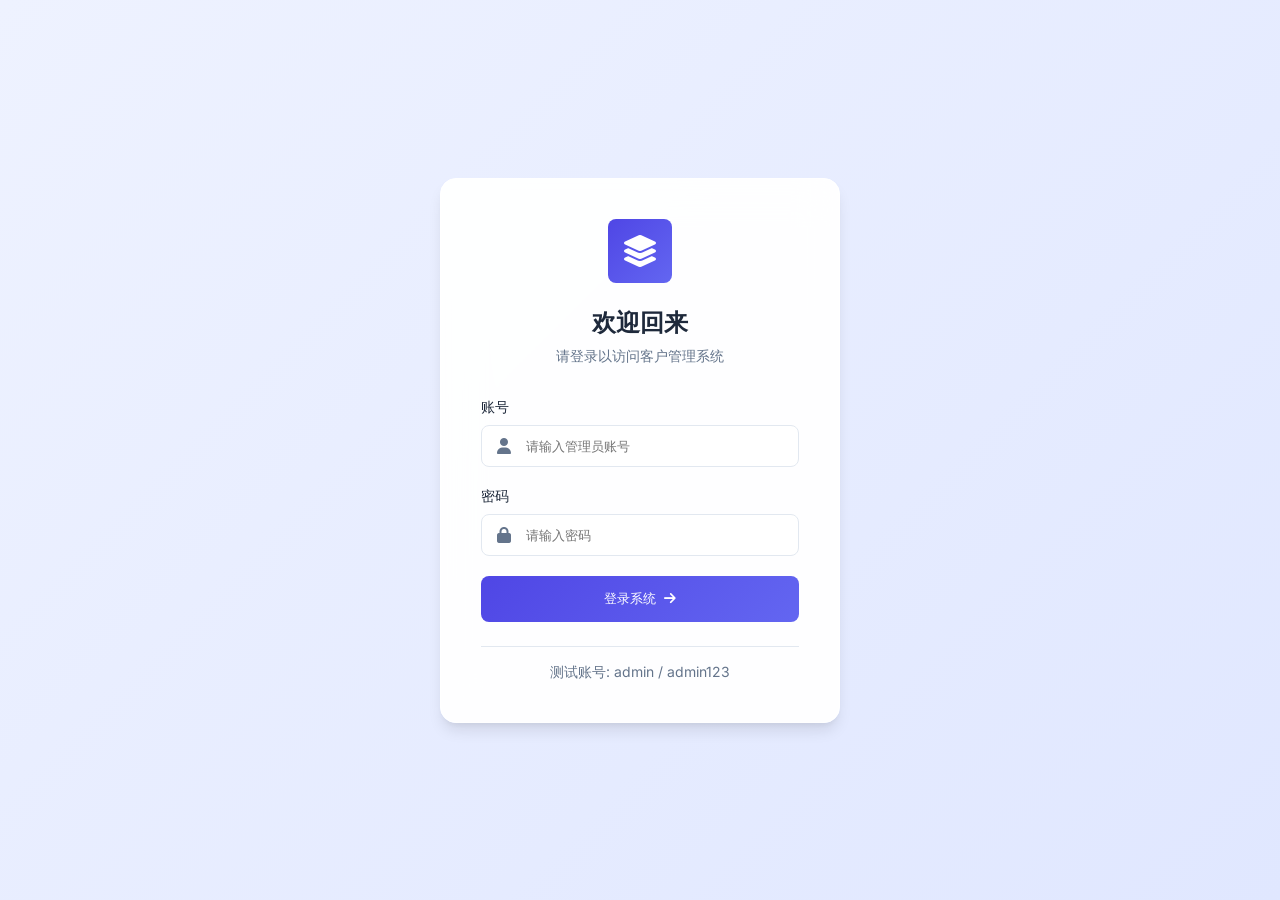
<file: frontend/src/index.html>
<!DOCTYPE html>
<html lang="zh-CN">

<head>
  <meta charset="UTF-8">
  <meta name="viewport" content="width=device-width, initial-scale=1.0">
  <title>昆山飘得华电子材料有限公司 - 客户管理系统</title>
  <!-- Fonts -->
  <link href="https://fonts.googleapis.com/css2?family=Inter:wght@300;400;500;600&display=swap" rel="stylesheet">
  <!-- Icons (BootCDN) -->
  <link href="https://cdn.bootcdn.net/ajax/libs/font-awesome/6.4.0/css/all.min.css" rel="stylesheet">
  <!-- App CSS -->
  <link rel="stylesheet" href="css/style.css">
</head>

<body>
  <div class="app-container">
    <!-- Sidebar -->
    <aside class="sidebar">
      <div class="brand">
        <div class="logo-icon"><i class="fa-solid fa-layer-group"></i></div>
        <div class="brand-text">
          <h2>PDH Electronic</h2>
          <span>CRM System</span>
        </div>
      </div>

      <nav class="nav-menu">
        <a href="#" class="nav-item active" data-tab="dashboard">
          <i class="fa-solid fa-chart-pie"></i>
          <span>数据看板</span>
        </a>
        <a href="#" class="nav-item" data-tab="customers">
          <i class="fa-solid fa-users"></i>
          <span>客户管理</span>
        </a>
        <a href="#" class="nav-item" data-tab="surveys">
          <i class="fa-solid fa-clipboard-list"></i>
          <span>满意度调查</span>
        </a>
        <a href="#" class="nav-item" onclick="showToast('功能开发中...', 'info')">
          <i class="fa-solid fa-box-open"></i>
          <span>产品列表</span>
        </a>
        <a href="#" class="nav-item" onclick="showToast('功能开发中...', 'info')">
          <i class="fa-solid fa-gear"></i>
          <span>系统设置</span>
        </a>
      </nav>

      <div class="user-profile">
        <div class="user-info-group">
          <div class="avatar"><i class="fa-solid fa-user-astronaut"></i></div>
          <div class="user-info">
            <h4>Admin User</h4>
            <span>管理员</span>
          </div>
        </div>
        <button class="logout-btn" id="logoutBtn" title="退出登录">
          <i class="fa-solid fa-right-from-bracket"></i>
        </button>
      </div>
    </aside>

    <!-- Main Content -->
    <main class="main-content">
      <!-- Top Bar -->
      <header class="top-bar">
        <button class="icon-btn mobile-menu-btn" id="mobileMenuBtn">
          <i class="fa-solid fa-bars"></i>
        </button>
        <div class="page-title">
          <h1 id="pageTitle">数据总览</h1>
          <span class="date-display" id="currentDate">2026-01-23</span>
        </div>
        <div class="actions">
          <button class="icon-btn" onclick="showToast('没有新通知', 'info')">
            <i class="fa-solid fa-bell"></i>
          </button>
          <button class="icon-btn" onclick="showToast('搜索功能即将上线', 'info')">
            <i class="fa-solid fa-magnifying-glass"></i>
          </button>
        </div>
      </header>

      <!-- Views -->
      <div id="dashboard-view" class="view-section active">
        <div class="stats-grid">
          <div class="stat-card">
            <div class="icon-box purple"><i class="fa-solid fa-users"></i></div>
            <div class="stat-info">
              <h3>总客户数</h3>
              <p class="counter" data-target="128">0</p>
              <span class="trend up"><i class="fa-solid fa-arrow-trend-up"></i> +12.5%</span>
            </div>
          </div>
          <div class="stat-card">
            <div class="icon-box blue"><i class="fa-solid fa-cart-shopping"></i></div>
            <div class="stat-info">
              <h3>本月订单</h3>
              <p class="counter" data-target="452">0</p>
              <span class="trend up"><i class="fa-solid fa-arrow-trend-up"></i> +8.2%</span>
            </div>
          </div>
          <div class="stat-card">
            <div class="icon-box green"><i class="fa-solid fa-wallet"></i></div>
            <div class="stat-info">
              <h3>总营收 (万)</h3>
              <p class="counter" data-target="325">0</p>
              <span class="trend down"><i class="fa-solid fa-arrow-trend-down"></i> -2.1%</span>
            </div>
          </div>
          <div class="stat-card">
            <div class="icon-box orange"><i class="fa-solid fa-box"></i></div>
            <div class="stat-info">
              <h3>在售产品</h3>
              <p class="counter" data-target="64">0</p>
              <span class="trend up"><i class="fa-solid fa-arrow-trend-up"></i> +4</span>
            </div>
          </div>
        </div>

        <div class="charts-container">
          <div class="chart-card wide">
            <h3><i class="fa-solid fa-chart-line"></i> 年度销售趋势</h3>
            <canvas id="salesChart"></canvas>
          </div>
          <div class="chart-card">
            <h3><i class="fa-solid fa-chart-pie"></i> 客户分布</h3>
            <canvas id="customerChart"></canvas>
          </div>
        </div>
      </div>

      <div id="customers-view" class="view-section">
        <div class="table-controls">
          <div class="search-bar">
            <i class="fa-solid fa-magnifying-glass"></i>
            <input type="text" id="customerSearch" placeholder="搜索客户名称/联系人...">
          </div>
          <button class="btn-primary" onclick="openModal('add')">
            <i class="fa-solid fa-plus"></i> 新增客户
          </button>
        </div>

        <div class="table-container">
          <table class="data-table">
            <thead>
              <tr>
                <th>ID</th>
                <th>企业名称</th>
                <th>联系人</th>
                <th>联系电话</th>
                <th>所属区域</th>
                <th>状态</th>
                <th>操作</th>
              </tr>
            </thead>
            <tbody id="customerTableBody">
              <!-- Rendered by JS -->
            </tbody>
          </table>
        </div>

        <div class="pagination">
          <span>显示 1-10 条，共 <span id="totalCount">0</span> 条</span>
          <div class="page-btns">
            <button class="page-btn disabled"><i class="fa-solid fa-chevron-left"></i></button>
            <button class="page-btn active">1</button>
            <button class="page-btn">2</button>
            <button class="page-btn">3</button>
            <button class="page-btn"><i class="fa-solid fa-chevron-right"></i></button>
          </div>
        </div>
      </div>

      <!-- 满意度调查管理视图 -->
      <div id="surveys-view" class="view-section">
        <div class="survey-stats-grid" id="surveyStatsOverview">
          <div class="survey-stat-card">
            <div class="survey-stat-icon indigo"><i class="fa-solid fa-clipboard-list"></i></div>
            <div class="survey-stat-info">
              <h3>问卷总数</h3>
              <p id="surveyTotalCount">0</p>
            </div>
          </div>
          <div class="survey-stat-card">
            <div class="survey-stat-icon green"><i class="fa-solid fa-circle-check"></i></div>
            <div class="survey-stat-info">
              <h3>进行中</h3>
              <p id="surveyActiveCount">0</p>
            </div>
          </div>
          <div class="survey-stat-card">
            <div class="survey-stat-icon amber"><i class="fa-solid fa-reply"></i></div>
            <div class="survey-stat-info">
              <h3>总回答数</h3>
              <p id="surveyResponseCount">0</p>
            </div>
          </div>
          <div class="survey-stat-card">
            <div class="survey-stat-icon rose"><i class="fa-solid fa-star"></i></div>
            <div class="survey-stat-info">
              <h3>平均满意度</h3>
              <p id="surveyAvgRating">0</p>
            </div>
          </div>
        </div>

        <div class="table-controls" style="border-radius: var(--radius-lg) var(--radius-lg) 0 0;">
          <div>
            <h3 style="font-size: 1.1rem; font-weight: 600;">问卷列表</h3>
            <p style="font-size: 0.8rem; color: var(--text-muted); margin-top: 0.25rem;">创建和管理客户满意度调查问卷</p>
          </div>
          <button class="btn-primary" onclick="openSurveyEditor()">
            <i class="fa-solid fa-plus"></i> 创建新问卷
          </button>
        </div>

        <div class="survey-list" id="surveyList" style="padding-top: 1rem;">
          <!-- 问卷列表由JS渲染 -->
        </div>
      </div>
    </main>
  </div>

  <!-- Modal for Add/Edit -->
  <div class="modal-overlay" id="customerModal">
    <div class="modal-container">
      <div class="modal-header">
        <h3 id="modalTitle">新增客户</h3>
        <button class="close-btn" onclick="closeModal()"><i class="fa-solid fa-xmark"></i></button>
      </div>
      <div class="modal-body">
        <form id="customerForm">
          <input type="hidden" id="customerId">
          <div class="form-group">
            <label>企业名称</label>
            <input type="text" id="companyName" required placeholder="请输入完整企业名称">
          </div>
          <div class="form-grid">
            <div class="form-group">
              <label>联系人</label>
              <input type="text" id="contact" required placeholder="姓名">
            </div>
            <div class="form-group">
              <label>联系电话</label>
              <input type="tel" id="phone" required placeholder="手机或座机">
            </div>
          </div>
          <div class="form-group">
            <label>所属区域</label>
            <div class="custom-select-wrapper">
              <input type="hidden" id="region" value="华东区">
              <div class="custom-select" id="regionTrigger">
                <span class="trigger-text">华东区</span>
                <i class="fa-solid fa-chevron-down arrow"></i>
              </div>
              <div class="custom-options">
                <div class="custom-option selected" data-value="华东区">华东区</div>
                <div class="custom-option" data-value="华南区">华南区</div>
                <div class="custom-option" data-value="华北区">华北区</div>
                <div class="custom-option" data-value="海外">海外</div>
              </div>
            </div>
          </div>
          <div class="form-group">
            <label>合作状态</label>
            <div class="radio-group">
              <label class="radio-label">
                <input type="radio" name="status" value="Active" checked>
                <span class="radio-custom status-active"></span> 合作中
              </label>
              <label class="radio-label">
                <input type="radio" name="status" value="Inactive">
                <span class="radio-custom status-inactive"></span> 已暂停
              </label>
            </div>
          </div>
        </form>
      </div>
      <div class="modal-footer">
        <button class="btn-secondary" onclick="closeModal()">取消</button>
        <button class="btn-primary" onclick="saveCustomer()">保存</button>
      </div>
    </div>
  </div>

  <!-- Confirmation Modal -->
  <div class="modal-overlay" id="confirmModal">
    <div class="modal-container small-modal">
      <div class="modal-header">
        <h3><i class="fa-solid fa-circle-exclamation text-warning"></i> 确认操作</h3>
        <button class="close-btn" onclick="closeConfirmModal()"><i class="fa-solid fa-xmark"></i></button>
      </div>
      <div class="modal-body">
        <p id="confirmMessage">确定要执行此操作吗？</p>
      </div>
      <div class="modal-footer">
        <button class="btn-secondary" onclick="closeConfirmModal()">取消</button>
        <button class="btn-primary btn-danger" id="confirmActionBtn">确认删除</button>
      </div>
    </div>
  </div>

  <!-- Survey Editor Modal -->
  <div class="modal-overlay" id="surveyEditorModal">
    <div class="modal-container wide-modal">
      <div class="modal-header">
        <h3 id="surveyEditorTitle"><i class="fa-solid fa-clipboard-list"></i> 创建问卷</h3>
        <button class="close-btn" onclick="closeSurveyEditor()"><i class="fa-solid fa-xmark"></i></button>
      </div>
      <div class="modal-body">
        <form id="surveyForm">
          <input type="hidden" id="editSurveyId">
          <div class="form-group">
            <label>问卷标题</label>
            <input type="text" id="surveyTitle" required placeholder="例如：2026年客户满意度调查">
          </div>
          <div class="form-group">
            <label>问卷说明</label>
            <textarea id="surveyDescription" class="text-input" style="min-height: 80px;" placeholder="向客户说明问卷目的和填写须知..."></textarea>
          </div>

          <div style="margin-bottom: 0.75rem; display: flex; justify-content: space-between; align-items: center;">
            <label style="font-weight: 600; font-size: 0.9rem;">问题列表</label>
          </div>

          <div class="question-editor-list" id="questionEditorList">
          </div>

          <button type="button" class="btn-add-question" onclick="addQuestionToEditor()">
            <i class="fa-solid fa-plus"></i> 添加问题
          </button>
        </form>
      </div>
      <div class="modal-footer">
        <button class="btn-secondary" onclick="closeSurveyEditor()">取消</button>
        <button class="btn-primary" onclick="saveSurveyFromEditor()">保存问卷</button>
      </div>
    </div>
  </div>

  <!-- Survey Stats Modal -->
  <div class="modal-overlay" id="surveyStatsModal">
    <div class="modal-container stats-modal">
      <div class="modal-header">
        <h3><i class="fa-solid fa-chart-bar"></i> 问卷统计分析</h3>
        <button class="close-btn" onclick="closeSurveyStats()"><i class="fa-solid fa-xmark"></i></button>
      </div>
      <div class="modal-body" id="surveyStatsContent">
      </div>
      <div class="modal-footer">
        <button class="btn-primary" onclick="closeSurveyStats()">关闭</button>
      </div>
    </div>
  </div>

  <!-- Share Link Modal -->
  <div class="modal-overlay" id="shareLinkModal">
    <div class="modal-container small-modal">
      <div class="modal-header">
        <h3><i class="fa-solid fa-share-nodes"></i> 分享问卷链接</h3>
        <button class="close-btn" onclick="closeShareModal()"><i class="fa-solid fa-xmark"></i></button>
      </div>
      <div class="modal-body">
        <p style="margin-bottom: 1rem; font-size: 0.875rem; color: var(--text-muted);">复制以下链接发送给客户，客户无需登录即可填写问卷：</p>
        <div class="share-link-box" style="margin-top: 0;">
          <input type="text" class="share-link-input" id="shareLinkInput" readonly>
          <button type="button" class="btn-primary btn-sm" onclick="copyShareLink()">
            <i class="fa-solid fa-copy"></i> 复制
          </button>
        </div>
      </div>
    </div>
  </div>

  <!-- Question Type Selector Modal -->
  <div class="modal-overlay" id="questionTypeModal">
    <div class="modal-container small-modal">
      <div class="modal-header">
        <h3><i class="fa-solid fa-plus-circle"></i> 选择问题类型</h3>
        <button class="close-btn" onclick="closeQuestionTypeModal()"><i class="fa-solid fa-xmark"></i></button>
      </div>
      <div class="modal-body">
        <div class="question-type-selector">
          <div class="question-type-option" onclick="selectQuestionType('rating')">
            <i class="fa-solid fa-star" style="font-size: 1.5rem; margin-bottom: 0.5rem; color: #fbbf24;"></i>
            <div><strong>评分题</strong></div>
            <div style="font-size: 0.75rem; color: var(--text-muted); margin-top: 0.25rem;">5星满意度评分</div>
          </div>
          <div class="question-type-option" onclick="selectQuestionType('single')">
            <i class="fa-solid fa-circle-dot" style="font-size: 1.5rem; margin-bottom: 0.5rem; color: #3b82f6;"></i>
            <div><strong>单选题</strong></div>
            <div style="font-size: 0.75rem; color: var(--text-muted); margin-top: 0.25rem;">单选一个选项</div>
          </div>
          <div class="question-type-option" onclick="selectQuestionType('multiple')">
            <i class="fa-solid fa-square-check" style="font-size: 1.5rem; margin-bottom: 0.5rem; color: #10b981;"></i>
            <div><strong>多选题</strong></div>
            <div style="font-size: 0.75rem; color: var(--text-muted); margin-top: 0.25rem;">可多选多个选项</div>
          </div>
          <div class="question-type-option" onclick="selectQuestionType('text')">
            <i class="fa-solid fa-align-left" style="font-size: 1.5rem; margin-bottom: 0.5rem; color: #8b5cf6;"></i>
            <div><strong>文本题</strong></div>
            <div style="font-size: 0.75rem; color: var(--text-muted); margin-top: 0.25rem;">开放式文字回答</div>
          </div>
        </div>
      </div>
    </div>
  </div>

  <!-- Toast Container -->
  <div id="toast-container"></div>

  <!-- Scripts (BootCDN) -->
  <script src="https://cdn.bootcdn.net/ajax/libs/Chart.js/3.9.1/chart.min.js"></script>
  <script src="js/survey.js"></script>
  <script src="js/app.js"></script>
</body>

</html>
</file>
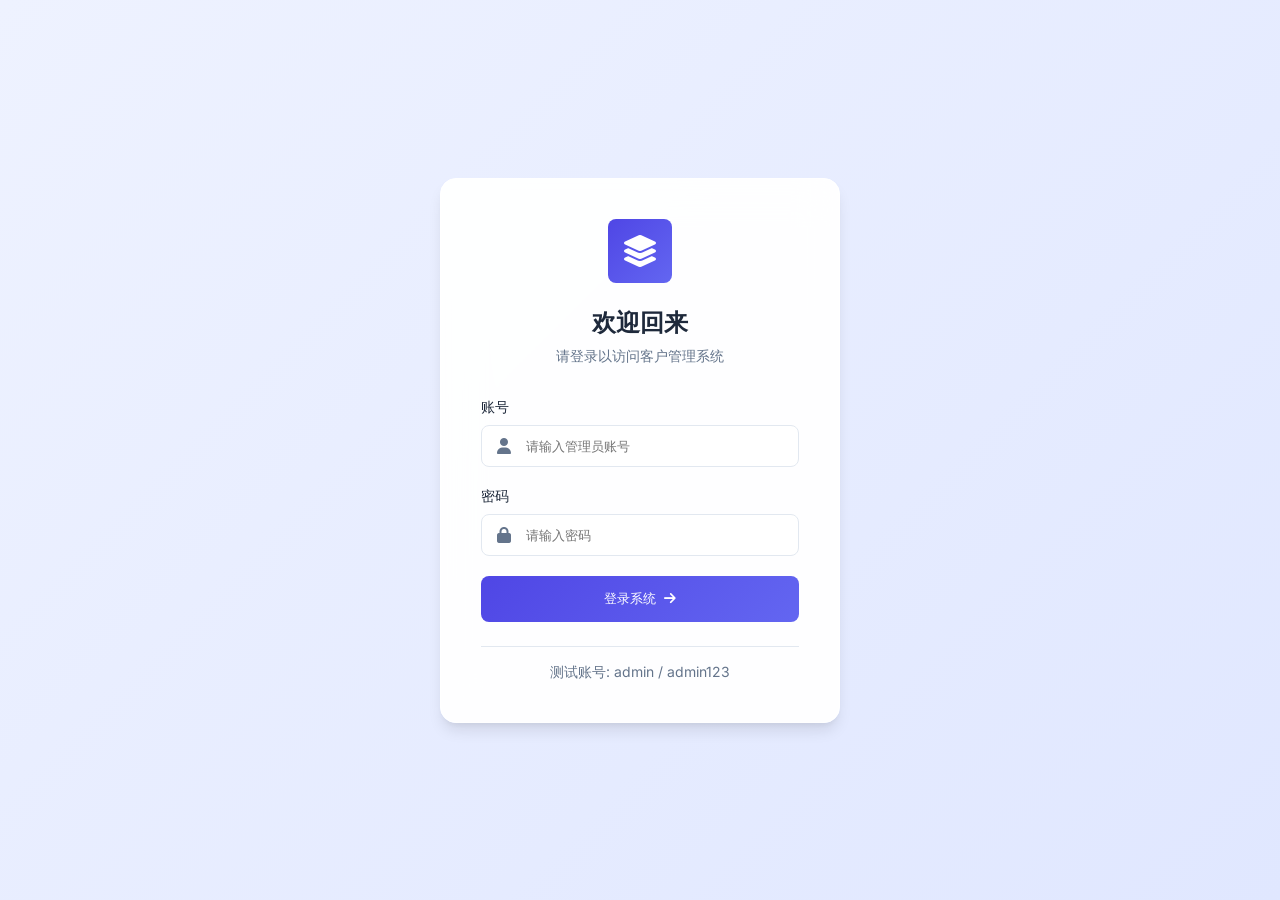
<file: frontend/src/login.html>
<!DOCTYPE html>
<html lang="zh-CN">
<head>
    <meta charset="UTF-8">
    <meta name="viewport" content="width=device-width, initial-scale=1.0">
    <title>登录 - 昆山飘得华电子材料有限公司</title>
    <link href="https://fonts.googleapis.com/css2?family=Inter:wght@300;400;500;600&display=swap" rel="stylesheet">
    <link href="https://cdn.bootcdn.net/ajax/libs/font-awesome/6.4.0/css/all.min.css" rel="stylesheet">
    <link rel="stylesheet" href="css/style.css">
    <style>
        body {
            display: flex;
            align-items: center;
            justify-content: center;
            min-height: 100vh;
        }
    </style>
</head>
<body>
    <div class="login-container">
        <div class="login-card">
            <div class="login-header">
                <div class="logo-icon large">
                    <i class="fa-solid fa-layer-group"></i>
                </div>
                <h2>欢迎回来</h2>
                <p>请登录以访问客户管理系统</p>
            </div>
            
            <form id="loginForm">
                <div class="form-group">
                    <label>账号</label>
                    <div class="input-icon-wrapper">
                        <i class="fa-solid fa-user"></i>
                        <input type="text" id="username" placeholder="请输入管理员账号" required>
                    </div>
                </div>
                
                <div class="form-group">
                    <label>密码</label>
                    <div class="input-icon-wrapper">
                        <i class="fa-solid fa-lock"></i>
                        <input type="password" id="password" placeholder="请输入密码" required>
                    </div>
                </div>

                <button type="submit" class="btn-primary btn-block">
                    登录系统 <i class="fa-solid fa-arrow-right"></i>
                </button>
            </form>

            <div class="login-footer">
                <span>测试账号: admin / admin123</span>
            </div>
        </div>
    </div>

    <!-- Toast Container -->
    <div id="toast-container"></div>

    <script src="js/login.js"></script>
</body>
</html>
</file>
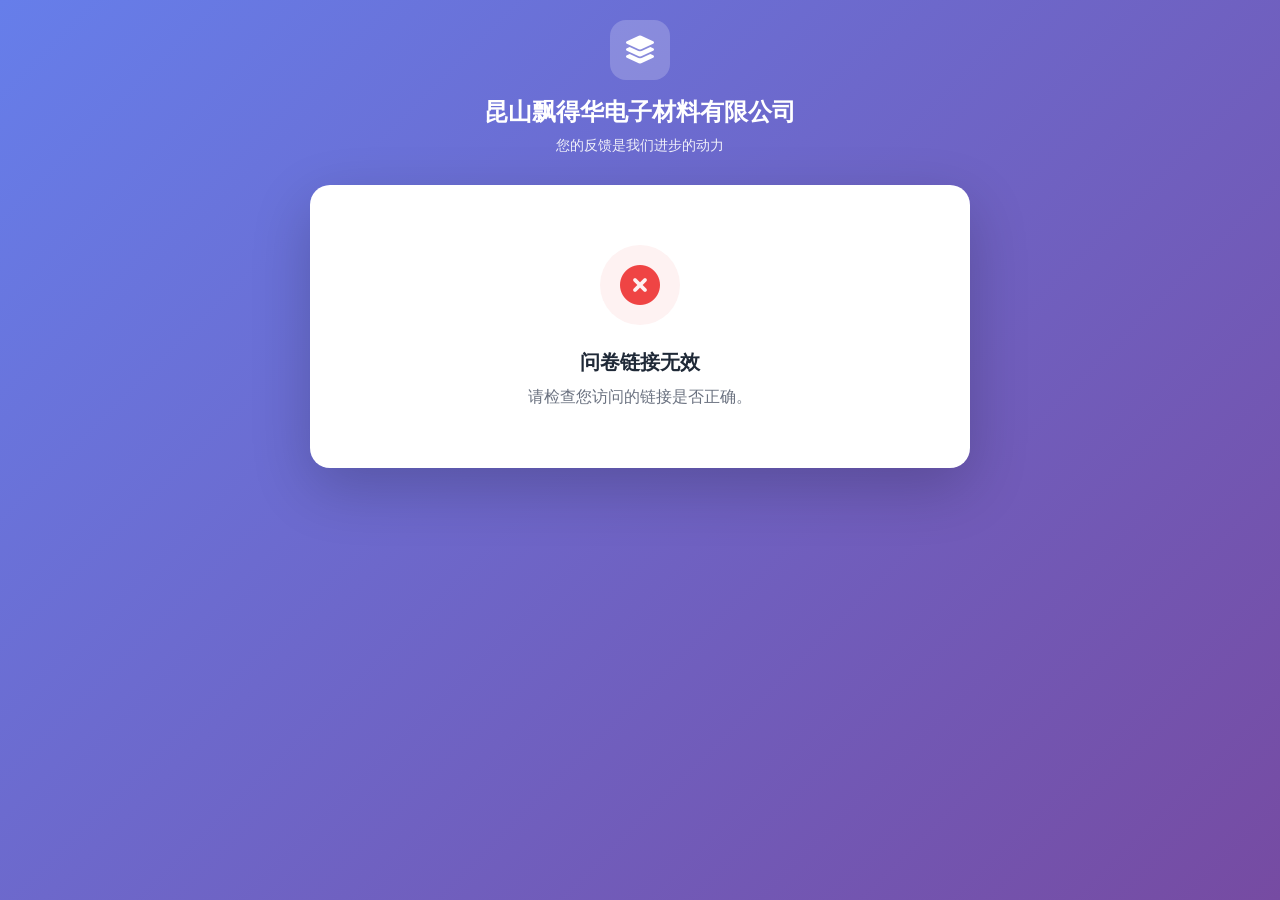
<file: frontend/src/survey-fill.html>
<!DOCTYPE html>
<html lang="zh-CN">
<head>
    <meta charset="UTF-8">
    <meta name="viewport" content="width=device-width, initial-scale=1.0">
    <title>客户满意度调查 - 昆山飘得华电子材料有限公司</title>
    <link href="https://fonts.googleapis.com/css2?family=Inter:wght@300;400;500;600;700&display=swap" rel="stylesheet">
    <link href="https://cdn.bootcdn.net/ajax/libs/font-awesome/6.4.0/css/all.min.css" rel="stylesheet">
    <link rel="stylesheet" href="css/style.css">
    <style>
        /* 问卷填写页面独立样式 - 覆盖主CSS的overflow:hidden */
        html, body {
            overflow-y: auto !important;
            height: auto !important;
        }
        body {
            background: linear-gradient(135deg, #667eea 0%, #764ba2 100%);
            min-height: 100vh;
            padding: 20px 0;
        }

        .survey-container {
            max-width: 700px;
            margin: 0 auto;
            padding: 0 20px;
        }

        .survey-header {
            text-align: center;
            color: white;
            margin-bottom: 30px;
        }

        .survey-header .logo-icon {
            width: 60px;
            height: 60px;
            background: rgba(255,255,255,0.2);
            border-radius: 16px;
            display: inline-flex;
            align-items: center;
            justify-content: center;
            margin-bottom: 16px;
            font-size: 28px;
            color: white;
        }

        .survey-header h1 {
            font-size: 24px;
            font-weight: 700;
            margin-bottom: 8px;
        }

        .survey-header p {
            opacity: 0.9;
            font-size: 14px;
        }

        .survey-card {
            background: white;
            border-radius: 20px;
            box-shadow: 0 20px 60px rgba(0,0,0,0.2);
            overflow: hidden;
        }

        .survey-card-header {
            background: linear-gradient(135deg, #4f46e5 0%, #7c3aed 100%);
            color: white;
            padding: 30px;
        }

        .survey-card-header h2 {
            font-size: 22px;
            font-weight: 600;
            margin-bottom: 10px;
        }

        .survey-card-header p {
            opacity: 0.9;
            line-height: 1.7;
            font-size: 14px;
        }

        .survey-progress {
            background: #f3f4f6;
            height: 4px;
            position: relative;
        }

        .survey-progress-bar {
            background: linear-gradient(90deg, #4f46e5, #7c3aed);
            height: 100%;
            transition: width 0.3s ease;
            width: 0%;
        }

        .survey-body {
            padding: 30px;
        }

        .question-block {
            margin-bottom: 30px;
            padding-bottom: 25px;
            border-bottom: 1px solid #f0f0f0;
        }

        .question-block:last-child {
            border-bottom: none;
            margin-bottom: 0;
            padding-bottom: 0;
        }

        .question-title {
            font-size: 16px;
            font-weight: 600;
            color: #1f2937;
            margin-bottom: 16px;
            line-height: 1.5;
        }

        .question-title .required {
            color: #ef4444;
            margin-left: 4px;
        }

        .question-number {
            display: inline-flex;
            align-items: center;
            justify-content: center;
            width: 24px;
            height: 24px;
            background: #4f46e5;
            color: white;
            border-radius: 50%;
            font-size: 12px;
            font-weight: 600;
            margin-right: 10px;
        }

        .rating-stars {
            display: flex;
            gap: 8px;
        }

        .rating-star {
            font-size: 36px;
            color: #d1d5db;
            cursor: pointer;
            transition: all 0.2s ease;
        }

        .rating-star:hover,
        .rating-star.active {
            color: #fbbf24;
            transform: scale(1.1);
        }

        .rating-labels {
            display: flex;
            justify-content: space-between;
            margin-top: 8px;
            font-size: 12px;
            color: #9ca3af;
            padding: 0 4px;
        }

        .option-list {
            display: flex;
            flex-direction: column;
            gap: 10px;
        }

        .option-item {
            display: flex;
            align-items: center;
            padding: 14px 18px;
            border: 2px solid #e5e7eb;
            border-radius: 12px;
            cursor: pointer;
            transition: all 0.2s ease;
        }

        .option-item:hover {
            border-color: #c7d2fe;
            background: #f5f3ff;
        }

        .option-item.selected {
            border-color: #4f46e5;
            background: #eef2ff;
        }

        .option-item input[type="radio"],
        .option-item input[type="checkbox"] {
            display: none;
        }

        .option-radio {
            width: 20px;
            height: 20px;
            border: 2px solid #d1d5db;
            border-radius: 50%;
            margin-right: 12px;
            display: flex;
            align-items: center;
            justify-content: center;
            transition: all 0.2s ease;
        }

        .option-item.selected .option-radio {
            border-color: #4f46e5;
        }

        .option-item.selected .option-radio::after {
            content: '';
            width: 10px;
            height: 10px;
            background: #4f46e5;
            border-radius: 50%;
        }

        .option-check {
            width: 20px;
            height: 20px;
            border: 2px solid #d1d5db;
            border-radius: 6px;
            margin-right: 12px;
            display: flex;
            align-items: center;
            justify-content: center;
            transition: all 0.2s ease;
        }

        .option-item.selected .option-check {
            border-color: #4f46e5;
            background: #4f46e5;
        }

        .option-item.selected .option-check::after {
            content: '✓';
            color: white;
            font-size: 12px;
            font-weight: bold;
        }

        .option-text {
            font-size: 14px;
            color: #374151;
        }

        .text-input {
            width: 100%;
            min-height: 120px;
            padding: 14px;
            border: 2px solid #e5e7eb;
            border-radius: 12px;
            font-size: 14px;
            font-family: inherit;
            resize: vertical;
            transition: border-color 0.2s ease;
            box-sizing: border-box;
        }

        .text-input:focus {
            outline: none;
            border-color: #4f46e5;
        }

        .survey-footer {
            padding: 20px 30px 30px;
            background: #f9fafb;
            border-top: 1px solid #f0f0f0;
        }

        .btn-submit {
            width: 100%;
            padding: 16px;
            background: linear-gradient(135deg, #4f46e5 0%, #7c3aed 100%);
            color: white;
            border: none;
            border-radius: 12px;
            font-size: 16px;
            font-weight: 600;
            cursor: pointer;
            transition: all 0.2s ease;
        }

        .btn-submit:hover {
            transform: translateY(-2px);
            box-shadow: 0 10px 20px rgba(79, 70, 229, 0.3);
        }

        .thank-you-page {
            text-align: center;
            padding: 60px 30px;
        }

        .thank-you-icon {
            width: 80px;
            height: 80px;
            background: linear-gradient(135deg, #10b981 0%, #059669 100%);
            border-radius: 50%;
            display: inline-flex;
            align-items: center;
            justify-content: center;
            font-size: 40px;
            color: white;
            margin-bottom: 24px;
            animation: scaleIn 0.5s ease;
        }

        @keyframes scaleIn {
            0% { transform: scale(0); }
            50% { transform: scale(1.1); }
            100% { transform: scale(1); }
        }

        .thank-you-page h2 {
            font-size: 24px;
            font-weight: 700;
            color: #1f2937;
            margin-bottom: 12px;
        }

        .thank-you-page p {
            color: #6b7280;
            line-height: 1.7;
        }

        .error-page {
            text-align: center;
            padding: 60px 30px;
        }

        .error-icon {
            width: 80px;
            height: 80px;
            background: #fef2f2;
            border-radius: 50%;
            display: inline-flex;
            align-items: center;
            justify-content: center;
            font-size: 40px;
            color: #ef4444;
            margin-bottom: 24px;
        }

        .error-page h2 {
            font-size: 20px;
            font-weight: 600;
            color: #1f2937;
            margin-bottom: 10px;
        }

        .error-page p {
            color: #6b7280;
        }
    </style>
</head>
<body>
    <div class="survey-container">
        <div class="survey-header">
            <div class="logo-icon">
                <i class="fa-solid fa-layer-group"></i>
            </div>
            <h1>昆山飘得华电子材料有限公司</h1>
            <p>您的反馈是我们进步的动力</p>
        </div>

        <div class="survey-card" id="surveyCard">
            <div id="surveyContent">
                <!-- 问卷内容将通过JS渲染 -->
            </div>
        </div>
    </div>

    <div id="toast-container"></div>

    <script src="js/survey.js"></script>
    <script src="js/survey-fill.js"></script>
</body>
</html>
</file>
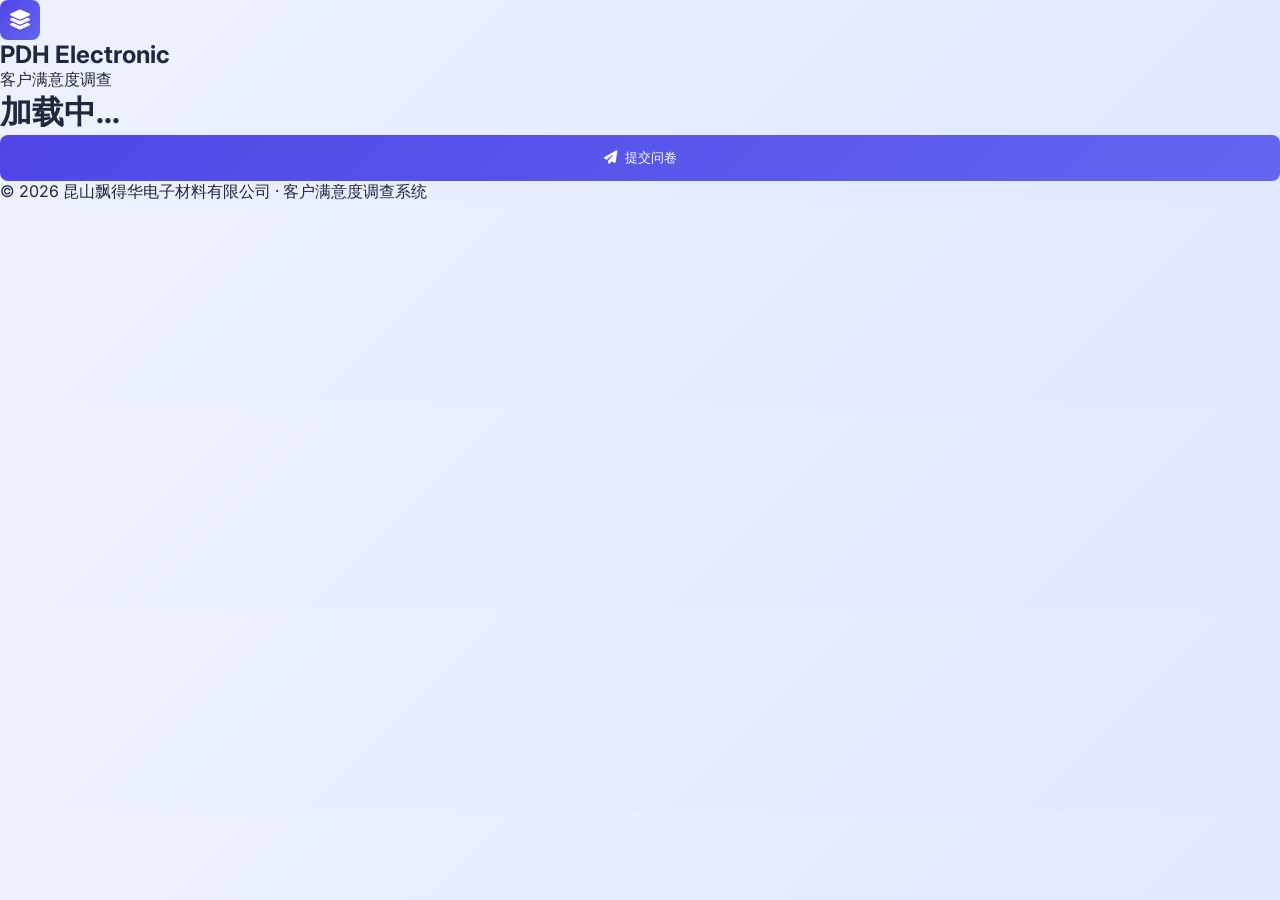
<file: frontend/src/survey.html>
<!DOCTYPE html>
<html lang="zh-CN">

<head>
  <meta charset="UTF-8">
  <meta name="viewport" content="width=device-width, initial-scale=1.0">
  <title>客户满意度调查 - 昆山飘得华电子材料有限公司</title>
  <link href="https://fonts.googleapis.com/css2?family=Inter:wght@300;400;500;600&display=swap" rel="stylesheet">
  <link href="https://cdn.bootcdn.net/ajax/libs/font-awesome/6.4.0/css/all.min.css" rel="stylesheet">
  <link rel="stylesheet" href="css/style.css">
  <style>
    body.survey-page-body {
      height: auto;
      overflow-y: auto;
    }
  </style>
</head>

<body class="survey-page-body">
  <div class="survey-fill-container">
    <!-- 问卷头部 -->
    <div class="survey-fill-header">
      <div class="survey-fill-brand">
        <div class="logo-icon"><i class="fa-solid fa-layer-group"></i></div>
        <div>
          <h2>PDH Electronic</h2>
          <span>客户满意度调查</span>
        </div>
      </div>
    </div>

    <!-- 问卷内容区 -->
    <div class="survey-fill-card" id="surveyFillCard">
      <!-- 问卷未找到或已关闭的提示 -->
      <div id="surveyNotFound" style="display:none;">
        <div style="text-align:center;padding:3rem 0;">
          <i class="fa-solid fa-circle-exclamation" style="font-size:3rem;color:var(--warning);margin-bottom:1rem;display:block;"></i>
          <h3 style="margin-bottom:0.5rem;">问卷不存在或已关闭</h3>
          <p style="color:var(--text-muted);">请确认链接是否正确，或联系管理员获取新链接</p>
        </div>
      </div>

      <!-- 问卷已提交成功提示 -->
      <div id="surveySubmitted" style="display:none;">
        <div style="text-align:center;padding:3rem 0;">
          <i class="fa-solid fa-circle-check" style="font-size:3rem;color:var(--success);margin-bottom:1rem;display:block;"></i>
          <h3 style="margin-bottom:0.5rem;">感谢您的参与！</h3>
          <p style="color:var(--text-muted);">您的反馈对我们非常重要，我们会认真对待每一条建议</p>
        </div>
      </div>

      <!-- 问卷填写表单 -->
      <div id="surveyFillForm">
        <div class="survey-fill-title-section">
          <h1 id="surveyFillTitle">加载中...</h1>
          <p id="surveyFillDesc"></p>
        </div>

        <div id="surveyFillQuestions">
          <!-- 题目由 JS 动态渲染 -->
        </div>

        <div class="survey-fill-submit">
          <button class="btn-primary btn-block" onclick="submitSurvey()" id="submitSurveyBtn">
            <i class="fa-solid fa-paper-plane"></i> 提交问卷
          </button>
        </div>
      </div>
    </div>

    <!-- 页脚 -->
    <div class="survey-fill-footer">
      <span>&copy; 2026 昆山飘得华电子材料有限公司 · 客户满意度调查系统</span>
    </div>
  </div>

  <!-- Toast Container -->
  <div id="toast-container"></div>

  <script src="js/survey-fill.js"></script>
</body>

</html>
</file>
<file: frontend/src/css/style.css>
:root {
    /* Colors */
    --bg-body: #f0f2f5;
    --bg-sidebar: #ffffff;
    --bg-card: rgba(255, 255, 255, 0.9);
    
    --primary: #4f46e5; /* Indigo */
    --primary-hover: #4338ca;
    --secondary: #64748b;
    --success: #10b981;
    --warning: #f59e0b;
    --danger: #ef4444;
    
    --text-main: #1e293b;
    --text-muted: #64748b;
    --border-color: #e2e8f0;

    /* Gradients */
    --gradient-bg: linear-gradient(135deg, #eef2ff 0%, #e0e7ff 100%);
    --gradient-primary: linear-gradient(135deg, #4f46e5 0%, #6366f1 100%);

    /* Shadows */
    --shadow-sm: 0 1px 2px 0 rgba(0, 0, 0, 0.05);
    --shadow-md: 0 4px 6px -1px rgba(0, 0, 0, 0.1), 0 2px 4px -1px rgba(0, 0, 0, 0.06);
    --shadow-lg: 0 10px 15px -3px rgba(0, 0, 0, 0.1), 0 4px 6px -2px rgba(0, 0, 0, 0.05);

    /* Spacing */
    --radius-md: 0.5rem;
    --radius-lg: 1rem;
    --radius-full: 9999px;
}

/* Reset & Base */
* {
    margin: 0;
    padding: 0;
    box-sizing: border-box;
}

body {
    font-family: 'Inter', -apple-system, BlinkMacSystemFont, "Segoe UI", Roboto, "Helvetica Neue", Arial, sans-serif;
    background: var(--bg-body);
    background-image: var(--gradient-bg);
    color: var(--text-main);
    height: 100vh;
    overflow: hidden;
}

a { text-decoration: none; color: inherit; }
button { cursor: pointer; border: none; outline: none; background: none; font-family: inherit; }
input, select { font-family: inherit; }

/* Layout */
.app-container {
    display: flex;
    height: 100vh;
}

/* Sidebar */
.sidebar {
    width: 260px;
    background: var(--bg-sidebar);
    border-right: 1px solid var(--border-color);
    display: flex;
    flex-direction: column;
    z-index: 10;
    box-shadow: var(--shadow-sm);
}

.brand {
    padding: 1.5rem;
    display: flex;
    align-items: center;
    gap: 1rem;
    border-bottom: 1px solid var(--border-color);
}

.logo-icon {
    width: 40px;
    height: 40px;
    background: var(--gradient-primary);
    color: white;
    border-radius: var(--radius-md);
    display: flex;
    align-items: center;
    justify-content: center;
    font-size: 1.25rem;
}

.brand-text h2 {
    font-size: 1rem;
    font-weight: 700;
    color: var(--primary);
}

.brand-text span {
    font-size: 0.75rem;
    color: var(--text-muted);
}

.nav-menu {
    flex: 1;
    padding: 1.5rem 1rem;
    display: flex;
    flex-direction: column;
    gap: 0.5rem;
}

.nav-item {
    display: flex;
    align-items: center;
    gap: 0.75rem;
    padding: 0.875rem 1rem;
    border-radius: var(--radius-md);
    color: var(--text-muted);
    font-weight: 500;
    transition: all 0.3s ease;
}

.nav-item:hover {
    background: #f1f5f9;
    color: var(--primary);
}

.nav-item.active {
    background: #eef2ff;
    color: var(--primary);
    box-shadow: var(--shadow-sm);
}

.user-profile {
    padding: 1.5rem;
    border-top: 1px solid var(--border-color);
    display: flex;
    align-items: center;
    gap: 0.75rem;
    cursor: pointer;
    transition: background 0.2s;
}

.user-profile {
    padding: 1.5rem;
    border-top: 1px solid var(--border-color);
    display: flex;
    justify-content: space-between;
    align-items: center;
    gap: 0.5rem;
}

.user-info-group {
    display: flex;
    align-items: center;
    gap: 0.75rem;
    flex: 1;
    cursor: pointer;
    border-radius: var(--radius-md);
    padding: 0.25rem 0.5rem;
    transition: background 0.2s;
}

.user-info-group:hover {
    background: #f1f5f9;
}

.logout-btn {
    width: 36px;
    height: 36px;
    display: flex;
    align-items: center;
    justify-content: center;
    border-radius: var(--radius-md);
    color: var(--text-muted);
    transition: all 0.2s;
}

.logout-btn:hover {
    background: #fee2e2;
    color: var(--danger);
}



.avatar {
    width: 40px;
    height: 40px;
    background: #e2e8f0;
    border-radius: var(--radius-full);
    display: flex;
    align-items: center;
    justify-content: center;
    color: var(--secondary);
}

.user-info h4 {
    font-size: 0.875rem;
    font-weight: 600;
}

.user-info span {
    font-size: 0.75rem;
    color: var(--text-muted);
}

/* Main Content */
.main-content {
    flex: 1;
    overflow-y: auto;
    padding: 2rem;
    position: relative;
}

/* Utility Animations */
@keyframes fadeIn {
    from { opacity: 0; transform: translateY(10px); }
    to { opacity: 1; transform: translateY(0); }
}

.view-section {
    display: none;
    animation: fadeIn 0.4s ease-out;
}

.view-section.active {
    display: block;
}

/* Header */
.top-bar {
    display: flex;
    justify-content: space-between;
    align-items: center;
    margin-bottom: 2rem;
}

.page-title h1 {
    font-size: 1.75rem;
    font-weight: 700;
    margin-bottom: 0.25rem;
}

.date-display {
    color: var(--text-muted);
    font-size: 0.875rem;
}

.icon-btn {
    width: 40px;
    height: 40px;
    border-radius: var(--radius-full);
    background: white;
    box-shadow: var(--shadow-sm);
    color: var(--text-muted);
    transition: all 0.2s;
}

.icon-btn:hover {
    transform: translateY(-2px);
    box-shadow: var(--shadow-md);
    color: var(--primary);
}

.mobile-menu-btn {
    display: none;
    margin-right: 1rem;
}


/* Dashboard Cards */
.stats-grid {
    display: grid;
    grid-template-columns: repeat(auto-fit, minmax(240px, 1fr));
    gap: 1.5rem;
    margin-bottom: 2rem;
}

.stat-card {
    background: var(--bg-card);
    backdrop-filter: blur(10px);
    border-radius: var(--radius-lg);
    padding: 1.5rem;
    box-shadow: var(--shadow-sm);
    display: flex;
    align-items: center;
    gap: 1rem;
    transition: transform 0.3s;
}

.stat-card:hover {
    transform: translateY(-5px);
    box-shadow: var(--shadow-lg);
}

.icon-box {
    width: 56px;
    height: 56px;
    border-radius: 12px;
    display: flex;
    align-items: center;
    justify-content: center;
    font-size: 1.5rem;
    color: white;
}

.purple { background: linear-gradient(135deg, #a855f7, #9333ea); }
.blue { background: linear-gradient(135deg, #3b82f6, #2563eb); }
.green { background: linear-gradient(135deg, #10b981, #059669); }
.orange { background: linear-gradient(135deg, #f59e0b, #d97706); }

.stat-info h3 {
    font-size: 0.875rem;
    color: var(--text-muted);
    font-weight: 500;
}

.stat-info .counter {
    font-size: 1.5rem;
    font-weight: 700;
    margin: 0.25rem 0;
}

.trend {
    font-size: 0.75rem;
    font-weight: 600;
}

.trend.up { color: var(--success); }
.trend.down { color: var(--danger); }

/* Charts */
.charts-container {
    display: grid;
    grid-template-columns: 2fr 1fr;
    gap: 1.5rem;
}

.chart-card {
    background: white;
    padding: 1.5rem;
    border-radius: var(--radius-lg);
    box-shadow: var(--shadow-sm);
}

.chart-card h3 {
    margin-bottom: 1.5rem;
    font-size: 1.125rem;
    display: flex;
    align-items: center;
    gap: 0.5rem;
}

@media (max-width: 1024px) {
    .charts-container { grid-template-columns: 1fr; }
}

/* Customer Table */
.table-controls {
    background: white;
    padding: 1rem;
    border-radius: var(--radius-lg) var(--radius-lg) 0 0;
    display: flex;
    justify-content: space-between;
    align-items: center;
    border-bottom: 1px solid var(--border-color);
    box-shadow: var(--shadow-sm);
}

.search-bar {
    position: relative;
    width: 300px;
}

.search-bar i {
    position: absolute;
    left: 1rem;
    top: 50%;
    transform: translateY(-50%);
    color: var(--text-muted);
}

.search-bar input {
    width: 100%;
    padding: 0.75rem 1rem 0.75rem 2.5rem;
    border: 1px solid var(--border-color);
    border-radius: var(--radius-md);
    transition: border-color 0.2s;
}

.search-bar input:focus {
    border-color: var(--primary);
    outline: none;
}

.btn-primary {
    background: var(--gradient-primary);
    color: white;
    padding: 0.75rem 1.5rem;
    border-radius: var(--radius-md);
    font-weight: 500;
    display: flex;
    align-items: center;
    gap: 0.5rem;
    transition: opacity 0.2s;
}

.btn-primary:hover { opacity: 0.9; }

.table-container {
    background: white;
    box-shadow: var(--shadow-sm);
    overflow-x: auto;
}

.data-table {
    width: 100%;
    border-collapse: collapse;
    text-align: left;
}

.data-table th {
    background: #f8fafc;
    padding: 1rem;
    font-weight: 600;
    color: var(--text-muted);
    border-bottom: 2px solid var(--border-color);
}

.data-table td {
    padding: 1rem;
    border-bottom: 1px solid var(--border-color);
    color: var(--text-main);
}

.data-table tr:hover {
    background: #f1f5f9;
}

.status-badge {
    padding: 0.25rem 0.75rem;
    border-radius: var(--radius-full);
    font-size: 0.75rem;
    font-weight: 600;
}

.status-badge.active { background: #dcfce7; color: #166534; }
.status-badge.inactive { background: #fee2e2; color: #991b1b; }

.action-btns button {
    padding: 0.5rem;
    color: var(--text-muted);
    transition: color 0.2s;
}

.action-btns button.edit:hover { color: var(--primary); }
.action-btns button.delete:hover { color: var(--danger); }

/* Pagination */
.pagination {
    background: white;
    padding: 1rem;
    border-radius: 0 0 var(--radius-lg) var(--radius-lg);
    display: flex;
    justify-content: space-between;
    align-items: center;
    border-top: 1px solid var(--border-color);
}

.page-btns button {
    width: 32px;
    height: 32px;
    border-radius: var(--radius-md);
    border: 1px solid var(--border-color);
    margin-left: 0.25rem;
    transition: all .3s;
}

.page-btns button.active {
    background: var(--primary);
    color: white;
    border-color: var(--primary);
}

.page-btn:hover {
    background-color: var(--primary);
    color: white; /* Fix hover text color */
}

.page-btn.disabled {
    opacity: 0.5;
    cursor: not-allowed;
    background-color: white !important; /* Override hover if needed */
    color: var(--text-muted) !important;
    border-color: var(--border-color) !important;
}


/* Modals */
.modal-overlay {
    position: fixed;
    top: 0; left: 0; right: 0; bottom: 0;
    background: rgba(0,0,0,0.5);
    display: flex;
    align-items: center;
    justify-content: center;
    z-index: 1000;
    opacity: 0;
    visibility: hidden;
    transition: all 0.3s;
}

.modal-overlay.active {
    opacity: 1;
    visibility: visible;
}

.modal-container {
    background: white;
    width: 500px;
    border-radius: var(--radius-lg);
    box-shadow: var(--shadow-lg);
    transform: translateY(20px);
    transition: transform 0.3s;
}

.modal-overlay.active .modal-container {
    transform: translateY(0);
}

.modal-container.small-modal {
    width: 400px;
}

.modal-header {
    padding: 1.5rem;
    border-bottom: 1px solid var(--border-color);
    display: flex;
    justify-content: space-between;
    align-items: center;
}

.modal-header h3 {
    display: flex;
    align-items: center;
    gap: 0.5rem;
    font-size: 1.1rem;
}

.text-warning { color: var(--warning); }


.close-btn { font-size: 1.25rem; color: var(--text-muted); }

.modal-body {
    padding: 1.5rem;
    overflow-y: auto;
    max-height: 60vh;
}

.form-group { margin-bottom: 1.25rem; }
.form-group label {
    display: block;
    margin-bottom: 0.5rem;
    font-weight: 500;
    font-size: 0.875rem;
}
.form-group input, .form-group select {
    width: 100%;
    padding: 0.75rem;
    border: 1px solid var(--border-color);
    border-radius: var(--radius-md);
    background-color: white;
    transition: all 0.2s;
}

.form-group input:focus, .form-group select:focus {
    border-color: var(--primary);
    box-shadow: 0 0 0 3px rgba(79, 70, 229, 0.1);
}

/* Custom Select UI */
.custom-select-wrapper {
    position: relative;
    user-select: none;
    width: 100%;
}

.custom-select {
    position: relative;
    display: flex;
    justify-content: space-between;
    align-items: center;
    background: white;
    padding: 0.75rem 1rem;
    border: 1px solid var(--border-color);
    border-radius: var(--radius-md);
    cursor: pointer;
    transition: all 0.2s;
}

.custom-select:hover {
    border-color: #cbd5e1;
}

.custom-select.open {
    border-color: var(--primary);
    box-shadow: 0 0 0 3px rgba(79, 70, 229, 0.1);
}

.custom-select .arrow {
    font-size: 0.75rem;
    color: var(--text-muted);
    transition: transform 0.3s;
}

.custom-select.open .arrow {
    transform: rotate(180deg);
}

.custom-options {
    position: absolute;
    top: calc(100% + 5px);
    left: 0;
    right: 0;
    background: white;
    border-radius: var(--radius-md);
    box-shadow: var(--shadow-lg);
    border: 1px solid var(--border-color);
    z-index: 100;
    opacity: 0;
    visibility: hidden;
    transform: translateY(-10px);
    transition: all 0.2s;
}

.custom-select.open ~ .custom-options {
    opacity: 1;
    visibility: visible;
    transform: translateY(0);
}

.custom-option {
    padding: 0.75rem 1rem;
    cursor: pointer;
    transition: background 0.2s;
    color: var(--text-main);
}

.custom-option:hover {
    background: #f1f5f9;
    color: var(--primary);
}

.custom-option.selected {
    background: #eef2ff;
    color: var(--primary);
    font-weight: 500;
}

/* Rounded corners for first/last items */
.custom-option:first-child { border-radius: var(--radius-md) var(--radius-md) 0 0; }
.custom-option:last-child { border-radius: 0 0 var(--radius-md) var(--radius-md); }

.form-grid {
    display: grid;
    grid-template-columns: 1fr 1fr;
    gap: 1rem;
}

.radio-group {
    display: flex;
    gap: 1.5rem;
}

.radio-label {
    display: flex;
    align-items: center;
    gap: 0.5rem;
    cursor: pointer;
}

.modal-footer {
    padding: 1.5rem;
    border-top: 1px solid var(--border-color);
    display: flex;
    justify-content: flex-end;
    gap: 1rem;
}

.btn-secondary {
    background: white;
    border: 1px solid var(--border-color);
    color: var(--text-main);
    padding: 0.75rem 1.5rem;
    border-radius: var(--radius-md);
    transition: all 0.2s;
}

.btn-secondary:hover {
    background: #f1f5f9;
}

.btn-danger {
    background: linear-gradient(135deg, #ef4444, #dc2626);
}

.btn-danger:hover {
    box-shadow: 0 4px 6px -1px rgba(220, 38, 38, 0.3);
}


/* Toast */
#toast-container {
    position: fixed;
    top: 20px;
    right: 20px;
    z-index: 2000;
    display: flex;
    flex-direction: column;
    gap: 10px;
}

.toast {
    background: white;
    padding: 1rem 1.5rem;
    border-radius: var(--radius-md);
    box-shadow: var(--shadow-lg);
    border-left: 4px solid var(--primary);
    display: flex;
    align-items: center;
    gap: 1rem;
    animation: slideIn 0.3s ease-out;
    min-width: 300px;
}

.toast.success { border-color: var(--success); }
.toast.info { border-color: var(--primary); }
.toast.error { border-color: var(--danger); }

@keyframes slideIn {
    from { transform: translateX(100%); opacity: 0; }
    to { transform: translateX(0); opacity: 1; }
}

@media (max-width: 768px) {
    .sidebar { 
        position: fixed; 
        left: -260px; 
        height: 100%; 
        transition: left 0.3s; 
        z-index: 1000;
    }
    .sidebar.mobile-open { 
        left: 0; 
        box-shadow: var(--shadow-lg);
    }
    
    /* Mobile Overlay */
    .sidebar-overlay {
        position: fixed;
        top: 0; left: 0; right: 0; bottom: 0;
        background: rgba(0,0,0,0.5);
        z-index: 900;
        opacity: 0;
        visibility: hidden;
        transition: all 0.3s;
    }
    .sidebar-overlay.active {
        opacity: 1;
        visibility: visible;
    }

    .mobile-menu-btn { display: flex; align-items: center; justify-content: center; }
    
    .main-content { padding: 1rem; }
    .table-container { overflow-x: scroll; }
    .stats-grid { grid-template-columns: 1fr; }
    
    .top-bar { margin-bottom: 1.5rem; }
}

/* --- Login Page Styles --- */
.login-container {
    display: flex;
    justify-content: center;
    align-items: center;
    width: 100%;
}

.login-card {
    background: rgba(255, 255, 255, 0.95);
    backdrop-filter: blur(20px);
    width: 400px;
    padding: 2.5rem;
    border-radius: var(--radius-lg);
    box-shadow: var(--shadow-lg);
    border: 1px solid white;
}

.login-header {
    text-align: center;
    margin-bottom: 2rem;
}

.login-header .logo-icon.large {
    width: 64px;
    height: 64px;
    font-size: 2rem;
    margin: 0 auto 1.5rem;
}

.login-header h2 {
    font-size: 1.5rem;
    color: var(--text-main);
    margin-bottom: 0.5rem;
}

.login-header p {
    color: var(--text-muted);
    font-size: 0.875rem;
}

.input-icon-wrapper {
    position: relative;
    display: flex;
    align-items: center;
}

.input-icon-wrapper i {
    position: absolute;
    left: 1rem;
    color: var(--text-muted);
    transition: color 0.3s;
}

.input-icon-wrapper input {
    padding-left: 2.75rem;
    transition: all 0.3s;
}

.input-icon-wrapper input:focus {
    border-color: var(--primary);
    box-shadow: 0 0 0 3px rgba(79, 70, 229, 0.1);
}

.input-icon-wrapper input:focus + i,
.input-icon-wrapper input:focus ~ i { /* If i is after input somehow, but here it's before */
    color: var(--primary);
}
.input-icon-wrapper:focus-within i {
    color: var(--primary);
}

.btn-block {
    width: 100%;
    justify-content: center;
    padding: 0.875rem;
}

.login-footer {
    margin-top: 1.5rem;
    text-align: center;
    font-size: 0.875rem;
    color: var(--text-muted);
    border-top: 1px solid var(--border-color);
    padding-top: 1rem;
}

@keyframes shake {
    0%, 100% { transform: translateX(0); }
    25% { transform: translateX(-5px); }
    75% { transform: translateX(5px); }
}

/* --- Optimized Radio Buttons (Modal) --- */
.radio-group {
    display: grid;
    grid-template-columns: 1fr 1fr;
    gap: 1rem;
}

.radio-label {
    position: relative;
    display: flex;
    align-items: center;
    justify-content: center;
    gap: 0.75rem;
    cursor: pointer;
    background: #f8fafc;
    border: 2px solid var(--border-color);
    padding: 0.75rem;
    border-radius: var(--radius-md);
    transition: all 0.2s;
    font-weight: 500;
}

.radio-label:hover {
    background: white;
    border-color: #cbd5e1;
}

.radio-label input[type="radio"] {
    display: none; /* Hide default radio */
}

/* State when checked */
.radio-label:has(input:checked) {
    background: #eef2ff;
    border-color: var(--primary);
    color: var(--primary);
}

/* Optional: Add a checkmark icon or custom indicator if needed, 
   but color change + border is usually clear enough for modern UI */
.radio-label:has(input:checked)::after {
    font-family: "Font Awesome 6 Free";
    font-weight: 900;
    content: "\f00c";
    margin-left: auto;
}

.radio-custom { display: none; } /* Hide old custom span */

/* --- Survey Management Styles --- */
.survey-stats-grid {
    display: grid;
    grid-template-columns: repeat(auto-fit, minmax(200px, 1fr));
    gap: 1rem;
    margin-bottom: 1.5rem;
}

.survey-stat-card {
    background: white;
    padding: 1.25rem;
    border-radius: var(--radius-lg);
    box-shadow: var(--shadow-sm);
    display: flex;
    align-items: center;
    gap: 1rem;
}

.survey-stat-icon {
    width: 48px;
    height: 48px;
    border-radius: 12px;
    display: flex;
    align-items: center;
    justify-content: center;
    font-size: 1.25rem;
    color: white;
}

.survey-stat-icon.indigo { background: linear-gradient(135deg, #4f46e5, #6366f1); }
.survey-stat-icon.green { background: linear-gradient(135deg, #10b981, #059669); }
.survey-stat-icon.amber { background: linear-gradient(135deg, #f59e0b, #d97706); }
.survey-stat-icon.rose { background: linear-gradient(135deg, #f43f5e, #e11d48); }

.survey-stat-info h3 {
    font-size: 0.8rem;
    color: var(--text-muted);
    font-weight: 500;
}

.survey-stat-info p {
    font-size: 1.5rem;
    font-weight: 700;
}

.survey-list {
    display: flex;
    flex-direction: column;
    gap: 1rem;
}

.survey-card-item {
    background: white;
    border-radius: var(--radius-lg);
    box-shadow: var(--shadow-sm);
    padding: 1.5rem;
    transition: all 0.2s;
    border-left: 4px solid var(--primary);
}

.survey-card-item.closed {
    border-left-color: var(--secondary);
    opacity: 0.7;
}

.survey-card-item:hover {
    box-shadow: var(--shadow-md);
}

.survey-card-header {
    display: flex;
    justify-content: space-between;
    align-items: flex-start;
    margin-bottom: 1rem;
}

.survey-card-title {
    font-size: 1.1rem;
    font-weight: 600;
    margin-bottom: 0.25rem;
}

.survey-card-desc {
    color: var(--text-muted);
    font-size: 0.875rem;
    line-height: 1.5;
}

.survey-card-meta {
    display: flex;
    gap: 1rem;
    margin-bottom: 1rem;
    font-size: 0.8rem;
    color: var(--text-muted);
}

.survey-card-meta span {
    display: flex;
    align-items: center;
    gap: 0.375rem;
}

.survey-status {
    padding: 0.25rem 0.625rem;
    border-radius: var(--radius-full);
    font-size: 0.75rem;
    font-weight: 600;
}

.survey-status.active { background: #dcfce7; color: #166534; }
.survey-status.closed { background: #f1f5f9; color: #475569; }

.survey-card-actions {
    display: flex;
    gap: 0.5rem;
    flex-wrap: wrap;
}

.btn-sm {
    padding: 0.5rem 0.875rem;
    font-size: 0.8rem;
    border-radius: var(--radius-md);
    display: inline-flex;
    align-items: center;
    gap: 0.375rem;
    transition: all 0.2s;
}

.btn-outline {
    background: white;
    border: 1px solid var(--border-color);
    color: var(--text-main);
}

.btn-outline:hover {
    background: #f1f5f9;
}

.btn-outline-primary {
    border-color: var(--primary);
    color: var(--primary);
}

.btn-outline-primary:hover {
    background: #eef2ff;
}

.btn-outline-success {
    border-color: var(--success);
    color: var(--success);
}

.btn-outline-success:hover {
    background: #dcfce7;
}

.btn-outline-danger {
    border-color: var(--danger);
    color: var(--danger);
}

.btn-outline-danger:hover {
    background: #fee2e2;
}

/* Share Link */
.share-link-box {
    display: flex;
    gap: 0.5rem;
    margin-top: 0.75rem;
    padding: 0.75rem;
    background: #f8fafc;
    border-radius: var(--radius-md);
}

.share-link-input {
    flex: 1;
    padding: 0.5rem 0.75rem;
    border: 1px solid var(--border-color);
    border-radius: var(--radius-md);
    font-size: 0.8rem;
    background: white;
}

/* Modal - Survey Editor */
.modal-container.wide-modal {
    width: 700px;
    max-width: 95vw;
    max-height: 90vh;
    overflow-y: auto;
}

.modal-container.stats-modal {
    width: 800px;
    max-width: 95vw;
    max-height: 90vh;
    overflow-y: auto;
}

.question-editor-list {
    display: flex;
    flex-direction: column;
    gap: 1rem;
    margin-bottom: 1rem;
}

.question-editor-item {
    border: 1px solid var(--border-color);
    border-radius: var(--radius-md);
    padding: 1rem;
    background: #f8fafc;
}

.question-editor-header {
    display: flex;
    justify-content: space-between;
    align-items: center;
    margin-bottom: 0.75rem;
}

.question-editor-title {
    font-weight: 600;
    font-size: 0.9rem;
}

.question-editor-actions {
    display: flex;
    gap: 0.25rem;
}

.question-editor-actions button {
    width: 28px;
    height: 28px;
    border-radius: var(--radius-md);
    display: flex;
    align-items: center;
    justify-content: center;
    color: var(--text-muted);
    transition: all 0.2s;
}

.question-editor-actions button:hover {
    background: white;
}

.question-editor-actions button.danger:hover {
    color: var(--danger);
}

.option-editor-list {
    margin-top: 0.75rem;
}

.option-editor-item {
    display: flex;
    gap: 0.5rem;
    margin-bottom: 0.5rem;
}

.option-editor-item input {
    flex: 1;
    padding: 0.5rem 0.75rem;
    border: 1px solid var(--border-color);
    border-radius: var(--radius-md);
    font-size: 0.875rem;
}

.btn-add-question {
    width: 100%;
    padding: 0.75rem;
    border: 2px dashed var(--border-color);
    border-radius: var(--radius-md);
    color: var(--text-muted);
    font-size: 0.875rem;
    transition: all 0.2s;
    display: flex;
    align-items: center;
    justify-content: center;
    gap: 0.5rem;
}

.btn-add-question:hover {
    border-color: var(--primary);
    color: var(--primary);
    background: #eef2ff;
}

/* Survey Stats */
.stats-overview {
    display: grid;
    grid-template-columns: repeat(3, 1fr);
    gap: 1rem;
    margin-bottom: 1.5rem;
}

.stats-overview-card {
    text-align: center;
    padding: 1.25rem;
    background: #f8fafc;
    border-radius: var(--radius-lg);
}

.stats-overview-card .value {
    font-size: 2rem;
    font-weight: 700;
    color: var(--primary);
}

.stats-overview-card .label {
    font-size: 0.8rem;
    color: var(--text-muted);
    margin-top: 0.25rem;
}

.rating-bars {
    display: flex;
    align-items: center;
    gap: 0.75rem;
    margin-bottom: 0.5rem;
}

.rating-label {
    width: 50px;
    font-size: 0.8rem;
    color: var(--text-muted);
}

.rating-bar-container {
    flex: 1;
    height: 20px;
    background: #f1f5f9;
    border-radius: 10px;
    overflow: hidden;
}

.rating-bar {
    height: 100%;
    background: linear-gradient(90deg, #fbbf24, #f59e0b);
    border-radius: 10px;
    transition: width 0.5s ease;
}

.rating-count {
    width: 40px;
    text-align: right;
    font-size: 0.8rem;
    font-weight: 600;
}

.percentage-bar-item {
    margin-bottom: 0.75rem;
}

.percentage-bar-header {
    display: flex;
    justify-content: space-between;
    margin-bottom: 0.375rem;
    font-size: 0.875rem;
}

.percentage-bar-container {
    height: 8px;
    background: #f1f5f9;
    border-radius: 4px;
    overflow: hidden;
}

.percentage-bar {
    height: 100%;
    background: var(--primary);
    border-radius: 4px;
    transition: width 0.5s ease;
}

.text-response-list {
    max-height: 200px;
    overflow-y: auto;
    padding: 0.5rem;
    background: #f8fafc;
    border-radius: var(--radius-md);
}

.text-response-item {
    padding: 0.625rem;
    background: white;
    border-radius: var(--radius-md);
    margin-bottom: 0.5rem;
    font-size: 0.875rem;
    line-height: 1.5;
    border-left: 3px solid var(--primary);
}

.text-response-item:last-child {
    margin-bottom: 0;
}

.stat-question-block {
    margin-bottom: 1.5rem;
    padding-bottom: 1.5rem;
    border-bottom: 1px solid var(--border-color);
}

.stat-question-block:last-child {
    border-bottom: none;
    margin-bottom: 0;
    padding-bottom: 0;
}

.stat-question-title {
    font-weight: 600;
    margin-bottom: 1rem;
    font-size: 0.95rem;
}

.average-rating {
    display: inline-flex;
    align-items: center;
    gap: 0.5rem;
    padding: 0.5rem 1rem;
    background: #fef3c7;
    border-radius: var(--radius-full);
    margin-bottom: 1rem;
}

.average-rating .value {
    font-size: 1.25rem;
    font-weight: 700;
    color: #d97706;
}

.average-rating .stars {
    color: #fbbf24;
}

.empty-state {
    text-align: center;
    padding: 3rem 1rem;
    color: var(--text-muted);
}

.empty-state i {
    font-size: 3rem;
    margin-bottom: 1rem;
    opacity: 0.3;
}

.empty-state p {
    font-size: 0.9rem;
}

.question-type-selector {
    display: grid;
    grid-template-columns: repeat(2, 1fr);
    gap: 0.5rem;
}

.question-type-option {
    padding: 0.75rem;
    border: 2px solid var(--border-color);
    border-radius: var(--radius-md);
    text-align: center;
    cursor: pointer;
    transition: all 0.2s;
    font-size: 0.8rem;
}

.question-type-option:hover,
.question-type-option.selected {
    border-color: var(--primary);
    background: #eef2ff;
    color: var(--primary);
}

.checkbox-label {
    display: flex;
    align-items: center;
    gap: 0.5rem;
    font-size: 0.875rem;
    cursor: pointer;
}

.checkbox-label input[type="checkbox"] {
    width: 16px;
    height: 16px;
    accent-color: var(--primary);
}
</file>
